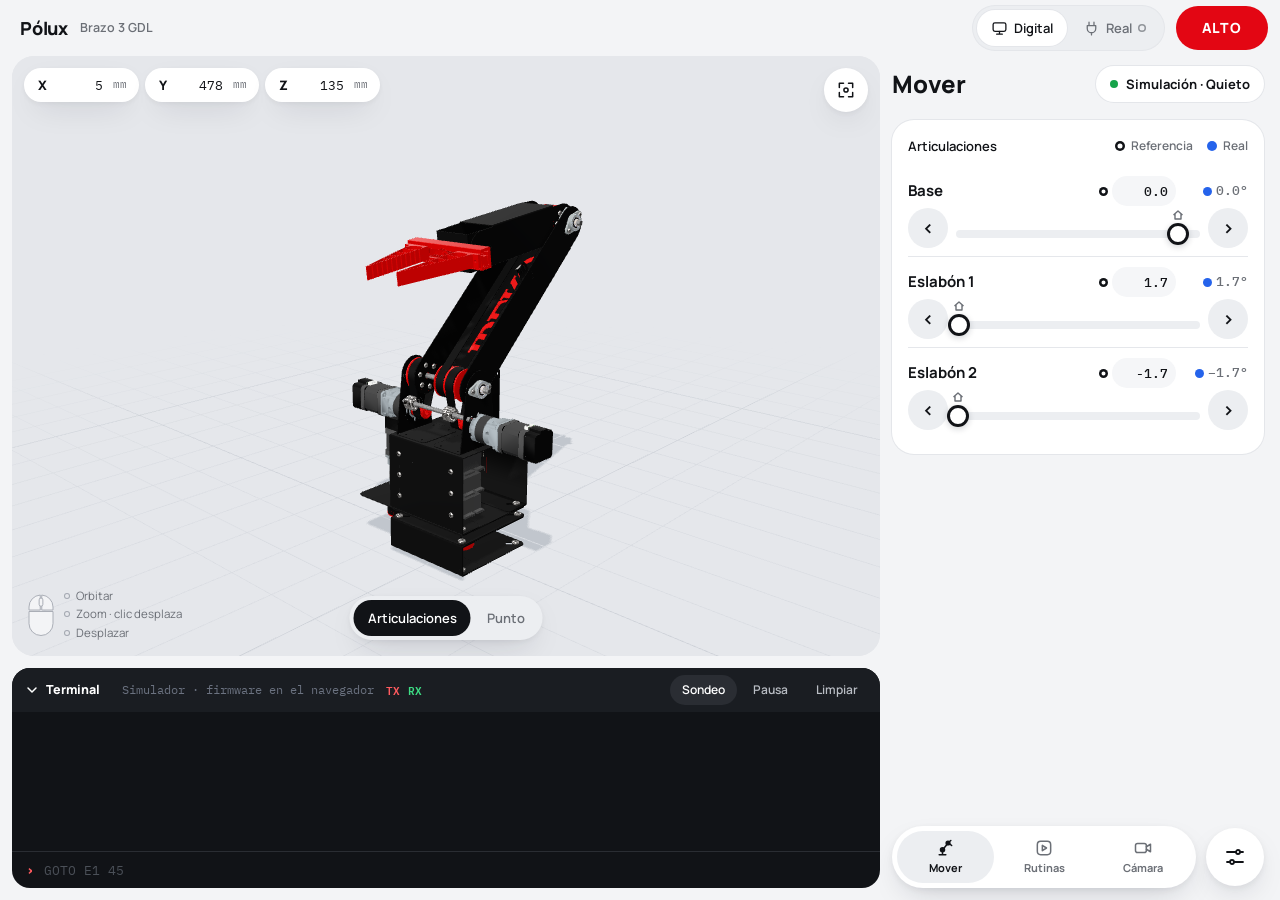
<file: gemelo/index.html>
<!DOCTYPE html>
<html lang="es">
<head>
<meta charset="utf-8">
<meta name="viewport" content="width=device-width, initial-scale=1, viewport-fit=cover">
<title>Pólux · gemelo digital</title>
<meta name="description" content="Pólux, gemelo digital del brazo de 3 GDL: simulador del firmware v8, control del robot real por USB y seguimiento con cámara, desde el navegador.">
<link rel="preconnect" href="https://fonts.googleapis.com">
<link rel="preconnect" href="https://fonts.gstatic.com" crossorigin>
<link href="https://fonts.googleapis.com/css2?family=Manrope:wght@400;500;600;700;800&family=IBM+Plex+Mono:wght@400;500&display=swap" rel="stylesheet">
<link rel="stylesheet" href="css/app.css">
<script type="importmap">
{ "imports": {
  "three": "./vendor/three/three.module.min.js",
  "three/addons/": "./vendor/three/addons/"
} }
</script>
</head>
<body>
<!-- Un set de íconos: trazo 1.8, caja 24, lineal. Los rellenos solo marcan la pestaña elegida. -->
<svg hidden aria-hidden="true" xmlns="http://www.w3.org/2000/svg">
  <symbol id="i-brazo" viewBox="0 0 24 24"><path d="M5 20h8M9 20v-4"/><circle cx="9" cy="14" r="2"/><path d="m10.4 12.6 4.2-5.2"/><circle cx="15.6" cy="6" r="1.8"/><path d="M17.2 6.8 20 9M17 4.6l2-1.6"/></symbol>
  <symbol id="i-brazo-on" viewBox="0 0 24 24"><path d="M5 20h8M9 20v-4"/><circle cx="9" cy="14" r="2.4" fill="currentColor"/><path d="m10.4 12.6 4.2-5.2"/><circle cx="15.6" cy="6" r="2.2" fill="currentColor"/><path d="M17.2 6.8 20 9M17 4.6l2-1.6"/></symbol>
  <symbol id="i-rutinas" viewBox="0 0 24 24"><rect x="4" y="4" width="16" height="16" rx="4"/><path d="M10 8.8v6.4l5-3.2z"/></symbol>
  <symbol id="i-rutinas-on" viewBox="0 0 24 24"><path d="M8 4h8a4 4 0 0 1 4 4v8a4 4 0 0 1-4 4H8a4 4 0 0 1-4-4V8a4 4 0 0 1 4-4zm2 4.8v6.4l5-3.2z" fill="currentColor" fill-rule="evenodd" stroke="none"/></symbol>
  <symbol id="i-camara" viewBox="0 0 24 24"><rect x="3" y="6.5" width="13" height="11" rx="2.5"/><path d="M16 10.5 21 7.5v9l-5-3"/></symbol>
  <symbol id="i-camara-on" viewBox="0 0 24 24"><rect x="3" y="6.5" width="13" height="11" rx="2.5" fill="currentColor"/><path d="M16 10.5 21 7.5v9l-5-3z" fill="currentColor"/></symbol>
  <symbol id="i-ajustes" viewBox="0 0 24 24"><path d="M4 7h9M17 7h3M4 17h3M11 17h9"/><circle cx="15" cy="7" r="2"/><circle cx="9" cy="17" r="2"/></symbol>
  <symbol id="i-x" viewBox="0 0 24 24"><path d="M6.5 6.5l11 11M17.5 6.5l-11 11"/></symbol>
  <symbol id="i-chev" viewBox="0 0 24 24"><path d="m9 6 6 6-6 6"/></symbol>
  <symbol id="i-agrandar" viewBox="0 0 24 24"><path d="M14 4h6v6M20 4l-6 6M10 20H4v-6M4 20l6-6"/></symbol>
  <symbol id="i-achicar" viewBox="0 0 24 24"><path d="M20 10h-6V4M14 10l6-6M4 14h6v6M10 14l-6 6"/></symbol>
  <symbol id="i-encuadrar" viewBox="0 0 24 24"><path d="M4 9V4h5M20 9V4h-5M4 15v5h5M20 15v5h-5"/><circle cx="12" cy="12" r="2.5"/></symbol>
  <symbol id="i-sim" viewBox="0 0 24 24"><rect x="3" y="4" width="18" height="12" rx="2.5"/><path d="M8 20h8M12 16v4"/></symbol>
  <symbol id="i-usb" viewBox="0 0 24 24"><path d="M8.5 3v5M15.5 3v5M6 8h12v4a6 6 0 0 1-12 0zM12 18v3"/></symbol>
  <symbol id="i-mira" viewBox="0 0 24 24"><circle cx="12" cy="12" r="6.5"/><path d="M12 2.5v5M12 16.5v5M2.5 12h5M16.5 12h5"/></symbol>
  <symbol id="i-casa" viewBox="0 0 24 24"><path d="M4 11 12 4l8 7M6 9.5V20h12V9.5"/></symbol>
  <symbol id="i-mano" viewBox="0 0 24 24"><path d="M8 13V6.5a1.5 1.5 0 0 1 3 0V12M11 11V5a1.5 1.5 0 0 1 3 0v6M14 11V6.5a1.5 1.5 0 0 1 3 0V14a7 7 0 0 1-7 7h-.5a6 6 0 0 1-5-2.7L3 15.5a1.5 1.5 0 0 1 2.4-1.8L8 16"/></symbol>
  <symbol id="i-pasos" viewBox="0 0 24 24"><circle cx="5.5" cy="17" r="2"/><circle cx="12" cy="8" r="2"/><circle cx="18.5" cy="15" r="2"/><path d="m6.7 15.4 4.1-5.8M13.4 9.5l3.8 4"/></symbol>
</svg>

<div class="app">

  <!-- ================= Barra: marca, robot y ALTO ================= -->
  <header class="barra">
    <h1 class="barra__app">Pólux</h1>
    <span class="barra__sub">Brazo 3 GDL</span>
    <div class="seg seg--modo" id="segModo" role="radiogroup" aria-label="Robot">
      <button class="on" data-modo="digital" role="radio" aria-checked="true" aria-label="Digital" title="ESP32 simulada en el navegador (firmware v8)">
        <svg class="ico" aria-hidden="true"><use href="#i-sim"/></svg><span>Digital</span>
      </button>
      <button data-modo="real" role="radio" aria-checked="false" aria-label="Real" title="ESP32 por USB (Web Serial, Chrome o Edge)">
        <svg class="ico" aria-hidden="true"><use href="#i-usb"/></svg><span>Real</span><i class="punto-con" aria-hidden="true"></i>
      </button>
    </div>
    <button class="btn-alto" id="bAlto" title="Detener todo (Esc)" aria-keyshortcuts="Escape">ALTO</button>
  </header>

  <!-- ================= Visor + terminal ================= -->
  <div class="centro">
  <main class="visor" id="visor" aria-label="Gemelo 3D del brazo">
    <!-- Punto de agarre en mm: se lee y se edita aquí -->
    <div class="visor__coords" title="Punto de agarre en mm · X lateral, Y altura sobre el piso, Z hacia adelante con la base en 0°">
      <label class="pildora-dato"><b>X</b><input type="number" id="pX" step="1" aria-label="Punto de agarre X en mm"></label>
      <label class="pildora-dato"><b>Y</b><input type="number" id="pY" step="1" aria-label="Punto de agarre Y en mm"></label>
      <label class="pildora-dato"><b>Z</b><input type="number" id="pZ" step="1" aria-label="Punto de agarre Z en mm"></label>
      <span class="pildora-dato pildora-dato--alcance alcance" id="alcance"></span>
    </div>
    <button class="btn-flota" id="bEncuadrar" title="Volver a la vista inicial" aria-label="Volver a la vista inicial"><svg class="ico" aria-hidden="true"><use href="#i-encuadrar"/></svg></button>
    <button class="btn-flota btn-flota--tam" id="bVisorTam" aria-pressed="false" aria-label="Agrandar vista 3D" title="Agrandar vista 3D">
      <svg class="ico i-agrandar" aria-hidden="true"><use href="#i-agrandar"/></svg><svg class="ico i-achicar" aria-hidden="true"><use href="#i-achicar"/></svg>
    </button>

    <div class="etiqueta-eje" id="etiquetaEje" hidden></div>
    <div class="aviso" id="aviso" role="status" hidden></div>
    <div class="visor-vacio" id="visorVacio" hidden><b>Sin robot conectado</b></div>

    <!-- Controles del visor: el botón que se usa se oscurece -->
    <div class="raton" id="raton" aria-hidden="true">
      <svg viewBox="0 0 40 60">
        <path class="r-cuerpo" d="M4 26V42a16 16 0 0 0 32 0V26Z"/>
        <path class="r-boton" data-b="1" d="M4 24V20A16 16 0 0 1 19 4.03V24Z"/>
        <path class="r-boton" data-b="2" d="M36 24V20A16 16 0 0 0 21 4.03V24Z"/>
        <rect class="r-boton" data-b="4" x="17.5" y="8" width="5" height="11" rx="2.5"/>
      </svg>
      <ul>
        <li data-b="1"><i></i><span id="ratonIzq">Orbitar</span></li>
        <li data-b="4"><i></i><span>Zoom · clic desplaza</span></li>
        <li data-b="2"><i></i><span>Desplazar</span></li>
      </ul>
    </div>

    <div class="seg seg--flota" id="segInteraccion" role="radiogroup" aria-label="Cómo mover">
      <button class="on" data-i="articulaciones" role="radio" aria-checked="true" title="Arrastra cada pieza para girar su eje">Articulaciones</button>
      <button data-i="punto" role="radio" aria-checked="false" title="Mueve el punto de agarre y el brazo lo sigue">Punto</button>
    </div>
    <div class="cargando" id="cargando">Cargando modelo…</div>
  </main>

  <!-- Terminal: lo que pasa por el enlace, crudo y en vivo.
       Rojo = TX (la PC manda), verde = RX (responde el módulo). -->
  <section class="terminal" id="terminal" aria-label="Terminal">
    <header class="term-cab">
      <button class="term-plegar" id="termPlegar" aria-expanded="true" aria-controls="consola" title="Plegar la terminal">
        <svg class="ico" aria-hidden="true"><use href="#i-chev"/></svg><span class="term-titulo">Terminal</span>
      </button>
      <span class="term-fuente" id="termFuente"></span>
      <span class="term-leyenda"><i class="tx">TX</i><i class="rx">RX</i></span>
      <div class="term-acciones">
        <button class="term-btn on" id="termSondeo" aria-pressed="true" title="STATE? y MODE? que Pólux pide solo, cada 150 ms">Sondeo</button>
        <button class="term-btn" id="termPausa" aria-pressed="false">Pausa</button>
        <button class="term-btn" id="termLimpiar">Limpiar</button>
      </div>
    </header>
    <div class="term-cuerpo" id="consola" aria-live="off"></div>
    <form class="term-linea" id="consolaForm">
      <span aria-hidden="true">›</span>
      <input id="consolaInput" autocomplete="off" spellcheck="false" placeholder="GOTO E1 45" aria-label="Comando">
    </form>
  </section>
  </div>

  <!-- ================= Panel: una app móvil al lado del 3D ================= -->
  <aside class="panel" aria-label="Controles">
    <div class="panel__vista" id="vista">

      <!-- ---------- Mover ---------- -->
      <section class="pag" data-pag="mover">
        <header class="cab0">
          <h2>Mover</h2>
          <span class="chip" id="chipConexion" data-s="on"><span class="punto" aria-hidden="true"></span><span id="chipTexto">Simulación</span></span>
        </header>

        <!-- Conexión: solo en Real -->
        <section class="w" id="puerto" hidden aria-labelledby="tPuerto">
          <span class="w-cab"><span id="tPuerto">Conexión</span></span>
          <div class="puerto-fila">
            <select id="selPuerto" class="campo-sel" aria-label="Puerto serie" title="El navegador no deja leer el número de COM: «Buscar puerto…» abre su lista, que sí lo muestra"></select>
            <button class="btn-pill btn-pill--main" id="bConectar">Conectar</button>
          </div>
          <p class="puerto-estado" id="puertoEstado"><i></i><span id="conexionTexto">Sin conexión</span></p>
        </section>

        <section class="w" aria-labelledby="tEjes">
          <span class="w-cab"><span id="tEjes">Articulaciones</span>
            <span class="leyenda" aria-hidden="true"><i class="ley-ref"></i>Referencia<i class="ley-real"></i>Real</span></span>
          <div id="ejes"></div>
        </section>
      </section>

      <!-- ---------- Rutinas ---------- -->
      <section class="pag" data-pag="rutinas" hidden>
        <header class="cab0"><h2>Rutinas</h2></header>
        <div class="acciones" id="rutinasBotones">
          <button class="accion" data-rutina="CAL" title="Busca los switches de E1 y E2 y deja el brazo en HOME"><span class="accion__ico"><svg class="ico" aria-hidden="true"><use href="#i-mira"/></svg></span>Calibrar</button>
          <button class="accion" data-rutina="HOME"><span class="accion__ico"><svg class="ico" aria-hidden="true"><use href="#i-casa"/></svg></span>HOME</button>
          <button class="accion" data-rutina="SALUDO"><span class="accion__ico"><svg class="ico" aria-hidden="true"><use href="#i-mano"/></svg></span>Saludo</button>
        </div>
      </section>

      <!-- ---------- Cámara ---------- -->
      <section class="pag" data-pag="camara" id="panelCamara" hidden>
        <header class="cab0"><h2>Cámara</h2></header>
        <section class="w">
          <div id="camLugar" hidden></div>
          <div class="cam-cuadro" id="camCuadro" data-e="off">
            <div class="cam-video" id="miniatura"></div>
            <div class="cam-capa" data-para="off">
              <svg viewBox="0 0 24 24" fill="none" stroke="currentColor" stroke-width="1.5" stroke-linecap="round" stroke-linejoin="round"><path d="M15.5 9.5 21 6.5v11l-5.5-3M3 3l18 18M8 6.5h5.5a2 2 0 0 1 2 2v5M15.5 17.5h-10a2 2 0 0 1-2-2v-7a2 2 0 0 1 1.3-1.9"/></svg>
              <b>Cámara apagada</b>
              <button class="btn-pill btn-pill--main" id="bCamara">Abrir cámara</button>
            </div>
            <div class="cam-capa" data-para="abriendo" role="status">
              <span class="giro" aria-hidden="true"></span>
              <b>Abriendo cámara…</b>
              <small>Si el navegador pregunta, permite el acceso</small>
            </div>
            <div class="cam-capa" data-para="error" role="alert">
              <svg viewBox="0 0 24 24" fill="none" stroke="currentColor" stroke-width="1.6" stroke-linecap="round" stroke-linejoin="round"><circle cx="12" cy="12" r="9"/><path d="M12 7.5v5.5M12 16.5v.01"/></svg>
              <b id="camError"></b>
              <button class="btn-pill" id="bCamReintentar">Reintentar</button>
            </div>
            <div class="cam-barra">
              <span class="cam-vivo">En vivo</span>
              <span class="cam-nombre" id="camNombre"></span>
              <button class="cam-cerrar" id="bCamVentana" title="Abrir en ventana" aria-label="Abrir en ventana">
                <svg class="i-sacar" viewBox="0 0 16 16" fill="none" stroke="currentColor" stroke-width="1.6" stroke-linecap="round" stroke-linejoin="round"><path d="M9.5 2.5h4v4M13.5 2.5 9 7M6.5 13.5h-4v-4M2.5 13.5 7 9"/></svg>
                <svg class="i-meter" viewBox="0 0 16 16" fill="none" stroke="currentColor" stroke-width="1.6" stroke-linecap="round" stroke-linejoin="round"><path d="M13.5 6.5h-4v-4M9.5 6.5 14 2M2.5 9.5h4v4M6.5 9.5 2 14"/></svg>
              </button>
              <button class="cam-cerrar" id="bCamCerrar" title="Cerrar cámara" aria-label="Cerrar cámara">
                <svg viewBox="0 0 16 16" fill="none" stroke="currentColor" stroke-width="1.8" stroke-linecap="round"><path d="M4 4l8 8M12 4l-8 8"/></svg>
              </button>
            </div>
            <div class="cam-modelo" id="camModelo" hidden><span class="giro" aria-hidden="true"></span><span></span></div>
            <div class="cam-tirador" id="camTirador" title="Cambiar tamaño" aria-hidden="true"></div>
          </div>
          <select id="camSelect" class="campo-sel" hidden title="Cámara"></select>
          <div class="camara-fila apagada">
            <div class="seg" id="segObjeto" role="radiogroup" aria-label="Qué detectar">
              <button class="on" data-v="manos" role="radio" title="Detectar manos (MediaPipe)">Manos</button>
              <button data-v="personas" role="radio" title="Detectar personas (MediaPipe)">Personas</button>
            </div>
            <label class="interruptor" title="Manos: el punto de agarre sigue a la mano abierta (4 dedos); con menos dedos se detiene. Personas: la base gira hacia la persona.">
              <span>Seguir</span>
              <input type="checkbox" id="swSeguir" role="switch">
              <span class="switch" aria-hidden="true"><i></i></span>
            </label>
          </div>
          <p class="estado-vision mono" id="estadoVision"></p>
        </section>

        <details class="desp sub-plegable">
          <summary><span>Pose de la cámara</span><svg class="ico" aria-hidden="true"><use href="#i-chev"/></svg></summary>
          <div class="desp__cuerpo campos pose-cam">
            <label class="campo"><span>X mm</span><input type="number" data-k="x" step="10"></label>
            <label class="campo"><span>Y mm</span><input type="number" data-k="y" step="10"></label>
            <label class="campo"><span>Z mm</span><input type="number" data-k="z" step="10"></label>
            <label class="campo" title="Giro en Y · 0° mira hacia +Z"><span>Giro °</span><input type="number" data-k="giro" step="5"></label>
            <label class="campo" title="+ hacia arriba"><span>Inclinación °</span><input type="number" data-k="inclinacion" step="5"></label>
            <label class="campo" title="Campo de visión horizontal"><span>FOV °</span><input type="number" data-k="fov" step="1" min="20" max="120"></label>
          </div>
        </details>
        <details class="desp sub-plegable">
          <summary><span>Seguir persona</span><svg class="ico" aria-hidden="true"><use href="#i-chev"/></svg></summary>
          <div class="desp__cuerpo campos pose-cam">
            <label class="campo" title="Multiplica el giro de la base hacia el sentido horario · 1 = sin cambio"><span>Giro horario ×</span><input type="number" data-k="ganHorario" step="0.5" min="1" max="8"></label>
          </div>
        </details>
      </section>
    </div>

    <nav class="navinf" aria-label="Secciones">
      <div class="navinf__pildora">
        <button data-tab="mover" aria-current="page"><svg class="ico" aria-hidden="true"><use href="#i-brazo-on"/></svg><span>Mover</span></button>
        <button data-tab="rutinas"><svg class="ico" aria-hidden="true"><use href="#i-rutinas"/></svg><span>Rutinas</span></button>
        <button data-tab="camara"><svg class="ico" aria-hidden="true"><use href="#i-camara"/></svg><span>Cámara</span></button>
      </div>
      <button class="navinf__mas" id="bAjustes" aria-label="Ajustes" title="Ajustes"><svg class="ico" aria-hidden="true"><use href="#i-ajustes"/></svg></button>
    </nav>

    <!-- Ajustes: hoja que sube desde abajo, dentro del panel -->
    <div class="hoja-capa" id="hojaAjustes" hidden>
      <div class="hoja-velo" data-cerrar></div>
      <section class="hoja" role="dialog" aria-modal="true" aria-labelledby="tAjustes">
        <header class="hoja__cab">
          <h2 id="tAjustes">Ajustes</h2>
          <button class="btn-icono" data-cerrar aria-label="Cerrar"><svg class="ico" aria-hidden="true"><use href="#i-x"/></svg></button>
        </header>
        <div class="hoja__cuerpo ajustes">
          <section class="w">
            <span class="w-cab"><span title="rpm del motor · rampa en rpm/s">Velocidad</span></span>
            <div class="vel-fila" data-grupo="0">
              <span class="fila-nom">Base</span>
              <label class="campo"><span>rpm</span><input type="number" class="vel" min="2" max="50" step="1"></label>
              <label class="campo"><span>rpm/s</span><input type="number" class="acel" min="10" max="400" step="10"></label>
            </div>
            <div class="vel-fila" data-grupo="1">
              <span class="fila-nom">Eslabones</span>
              <label class="campo"><span>rpm</span><input type="number" class="vel" min="2" max="120" step="1"></label>
              <label class="campo"><span>rpm/s</span><input type="number" class="acel" min="10" max="400" step="10"></label>
            </div>
          </section>

          <section class="w" id="ajustesSim">
            <span class="w-cab"><span>Simulador</span></span>
            <label class="interruptor fila-ajuste" title="Encendido: como v8, los ejes a la vez. Apagado: como v7, uno a la vez">
              <span>Ejes a la vez</span>
              <input type="checkbox" id="simSimultaneo" role="switch" checked>
              <span class="switch" aria-hidden="true"><i></i></span>
            </label>
            <div class="fila-ajuste">
              <span>Tiempo</span>
              <div class="seg seg--mono" id="segTiempo" role="radiogroup" aria-label="Tiempo">
                <button class="on" data-x="1">×1</button><button data-x="2">×2</button><button data-x="5">×5</button>
              </div>
            </div>
          </section>

          <section class="w">
            <span class="w-cab"><span title="Cómo se ve cada ángulo en el modelo. Se guarda en este navegador.">Gemelo</span></span>
            <div class="gemelo-fila" data-eje="0"><span class="fila-nom">Base</span><label class="campo"><span>Offset °</span><input type="number" class="offset" step="1"></label><label class="check"><input type="checkbox" class="invertir">Invertir</label></div>
            <div class="gemelo-fila" data-eje="1"><span class="fila-nom">Eslabón 1</span><label class="campo"><span>Offset °</span><input type="number" class="offset" step="0.5"></label><label class="check"><input type="checkbox" class="invertir">Invertir</label></div>
            <div class="gemelo-fila" data-eje="2"><span class="fila-nom">Eslabón 2</span><label class="campo"><span>Offset °</span><input type="number" class="offset" step="0.5"></label><label class="check"><input type="checkbox" class="invertir">Invertir</label></div>
            <button class="btn-pill btn-pill--suave" id="bCalDefecto">Restablecer</button>
          </section>
        </div>
      </section>
    </div>
  </aside>
</div>

<!-- Riel de articulación, copiado de la página del ESP32: pista, barra de
     HOME al real, casita en HOME, punto azul = real, pulgar blanco = referencia -->
<template id="tplEje">
  <div class="eje">
    <div class="eje-cab">
      <span class="eje-nombre"></span>
      <span class="eje-valores mono">
        <b class="v-ref"><input type="number" class="eje-num" step="0.1" aria-label="Referencia en grados"></b>
        <i class="v-real"></i>
      </span>
    </div>
    <div class="eje-control">
      <button class="jog" data-vis="-1" aria-label="Mover a la izquierda">‹</button>
      <div class="sl" tabindex="0" role="slider">
        <div class="sl-pista"></div>
        <div class="sl-barra"></div>
        <div class="sl-casa"><svg viewBox="0 0 12 12"><path d="M1.5 6L6 2l4.5 4M3 5v5h6V5" fill="none" stroke="currentColor" stroke-width="1.4" stroke-linejoin="round"/></svg></div>
        <div class="sl-real"></div>
        <div class="sl-ref"></div>
      </div>
      <button class="jog" data-vis="1" aria-label="Mover a la derecha">›</button>
    </div>
  </div>
</template>

<script type="module" src="js/main.js"></script>
</body>
</html>
</file>
<file: gemelo/css/app.css>
/* Pólux - gemelo digital del manipulador.
   Piel Laboratorio de fablab-tools (web/cnc/lab.css + docs/laboratorio-ui.md), que a su vez
   es OPI (Casita, estilo One UI / Samsung Health) en claro. Reglas que se conservan:
   · fondo gris claro, tarjetas blancas con filo de 1 px y sin sombra; la sombra solo en lo que flota
   · radios: tarjeta 22, celda 14, campo 12, botones y selectores en píldora, hoja 28 arriba
   · acción principal = píldora grafito; el rojo solo en ALTO y en errores
   · el color es dato: azul = posición real, verde = conectado / listo, naranja = aviso
   · nunca línea de color al costado; un estado va con relleno tenue, punto o ícono, y con texto
   · objetivos táctiles de 44 px o más; foco visible; respeta prefers-reduced-motion */

:root {
  --technical-white: #FFFFFF;
  --graphite: #111317;
  --graphite-raised: #1A1D22;
  --alloy: #6B6F76;
  --alloy-light: #8E939B;
  --mist: #E5E7EB;

  /* superficies (Laboratorio) */
  --fondo-panel: #F3F4F6;
  --visor: #E5E7EB;
  --tarjeta: #FFFFFF;
  --tarjeta-2: #F5F6F8;
  --filo-c: #E4E6EA;
  --filo: 0 0 0 1px var(--filo-c);
  --riel: #ECEEF1;
  --flota-sombra: 0 12px 32px -12px rgba(16, 24, 40, .22), 0 2px 6px rgba(16, 24, 40, .06);
  --velo: rgba(18, 24, 38, .42);
  --text: var(--graphite);
  --text-2: var(--alloy);

  /* datos */
  --d-real: #2563EB;
  --d-real-tint: rgba(37, 99, 235, .22);
  --d-hecho: #16A34A;
  --d-atencion: #C2410C;
  --d-alarma: #E30613;
  --d-alarma-hover: #B80510;

  /* terminal: grafito, TX rojo claro y RX verde (se leen sobre oscuro) */
  --term-fondo: #111317;
  --term-barra: #1A1D22;
  --term-linea: #2A2D33;
  --term-texto: #D6D8DC;
  --term-tenue: #6B7280;
  --term-tx: #FF5A5F;
  --term-rx: #3DDC84;

  --r-w: 22px;
  --r-celda: 14px;
  --r-campo: 12px;
  --r-hoja: 28px;

  --font-sans: "Manrope", system-ui, -apple-system, "Segoe UI", Roboto, sans-serif;
  --font-mono: "IBM Plex Mono", ui-monospace, "SF Mono", Consolas, monospace;
  --ease: cubic-bezier(.2, .8, .2, 1);
  --panel-w: 400px;
  color-scheme: light;
}

* { box-sizing: border-box; }
[hidden] { display: none !important; }
html, body { height: 100%; margin: 0; }
body {
  background: var(--fondo-panel); color: var(--text);
  font-family: var(--font-sans); font-size: 14px; line-height: 1.45;
  -webkit-font-smoothing: antialiased; overflow: hidden;
}
button, input, select { font: inherit; color: inherit; }
h1, h2, h3 { margin: 0; }
.mono { font-family: var(--font-mono); font-variant-numeric: tabular-nums; }
.ico { width: 20px; height: 20px; flex: none; fill: none; stroke: currentColor; stroke-width: 1.8; stroke-linecap: round; stroke-linejoin: round; }
:focus-visible { outline: 2px solid var(--d-real); outline-offset: 2px; }

/* ================= Estructura ================= */
.app { height: 100vh; display: grid; grid-template-rows: 56px minmax(0, 1fr); grid-template-columns: minmax(0, 1fr) var(--panel-w); }
.centro { min-width: 0; min-height: 0; display: flex; flex-direction: column; gap: 12px; padding: 0 0 12px 12px; }

/* ================= Barra ================= */
.barra { grid-column: 1 / -1; display: flex; align-items: center; gap: 12px; padding: 0 12px 0 20px; }
.barra__app { font-size: 18px; font-weight: 800; letter-spacing: -.01em; }
.barra__sub { font-size: 12.5px; font-weight: 600; color: var(--text-2); }
.seg--modo { margin-left: auto; background: var(--tarjeta); box-shadow: var(--filo); }
.seg--modo button { display: inline-flex; align-items: center; gap: 6px; padding: 0 16px; font-weight: 700; }
.seg--modo .ico { width: 17px; height: 17px; }
.seg--modo button.on { background: var(--graphite); color: var(--technical-white); box-shadow: none; }
/* En Real: hueco = sin robot, verde = conectado */
.punto-con { width: 8px; height: 8px; border-radius: 50%; box-shadow: inset 0 0 0 1.5px currentColor; opacity: .7; }
.seg--modo button.con .punto-con { background: var(--d-hecho); box-shadow: 0 0 0 3px rgba(22, 163, 74, .25); opacity: 1; }
.btn-alto {
  height: 44px; padding: 0 26px; border: 0; border-radius: 999px; cursor: pointer;
  background: var(--d-alarma); color: var(--technical-white); font-weight: 800; letter-spacing: .06em;
} /* sebs-allow: paro */
.btn-alto:hover { background: var(--d-alarma-hover); } /* sebs-allow: paro */

/* ================= Visor ================= */
.visor { position: relative; flex: 1; min-width: 0; min-height: 0; overflow: hidden; border-radius: var(--r-w); background: var(--visor); }
.visor canvas { display: block; width: 100%; height: 100%; touch-action: none; }

.visor__coords { position: absolute; top: 12px; left: 12px; z-index: 2; display: flex; flex-wrap: wrap; gap: 6px; max-width: calc(100% - 80px); }
.pildora-dato {
  display: inline-flex; align-items: center; gap: 4px; height: 34px; padding: 0 6px 0 14px; border-radius: 999px;
  background: var(--tarjeta); box-shadow: var(--flota-sombra); font-family: var(--font-mono); font-size: 13px; font-variant-numeric: tabular-nums;
}
.pildora-dato b { font-family: var(--font-sans); font-weight: 800; }
.pildora-dato input {
  width: 58px; height: 26px; padding: 0 6px; border: 0; border-radius: 999px; background: transparent;
  font-family: var(--font-mono); font-size: 13px; text-align: right; -moz-appearance: textfield;
}
.pildora-dato input::-webkit-inner-spin-button, .pildora-dato input::-webkit-outer-spin-button { -webkit-appearance: none; margin: 0; }
.pildora-dato input:hover, .pildora-dato input:focus { background: var(--riel); outline: none; }
.pildora-dato:has(input)::after { content: "mm"; margin-right: 6px; font-size: 11px; color: var(--text-2); }
.pildora-dato--alcance { gap: 8px; padding: 0 14px; font-family: var(--font-sans); font-weight: 700; font-size: 12.5px; background: color-mix(in srgb, var(--d-atencion) 10%, var(--tarjeta)); }
.pildora-dato--alcance::before { content: ""; width: 8px; height: 8px; border-radius: 50%; background: var(--d-atencion); }
.alcance:empty { display: none; }

.btn-flota {
  position: absolute; top: 12px; right: 12px; z-index: 2; width: 44px; height: 44px; display: grid; place-items: center;
  border: 0; border-radius: 50%; background: var(--tarjeta); box-shadow: var(--flota-sombra); cursor: pointer;
}
.btn-flota:hover { background: var(--tarjeta-2); }
/* Alto del visor (solo en teléfono): junto a encuadrar */
.btn-flota--tam { display: none; right: 64px; }
.btn-flota--tam .i-achicar, .visor-grande .btn-flota--tam .i-agrandar { display: none; }
.visor-grande .btn-flota--tam .i-achicar { display: block; }

.seg--flota { position: absolute; left: 50%; bottom: 16px; transform: translateX(-50%); z-index: 2; background: var(--tarjeta); box-shadow: var(--flota-sombra); }

.etiqueta-eje {
  position: absolute; z-index: 3; pointer-events: none; transform: translate(14px, -50%);
  background: var(--graphite); color: var(--technical-white); border-radius: 999px;
  padding: 5px 12px; font-size: 12px; line-height: 1.3; white-space: nowrap; box-shadow: var(--flota-sombra);
}
.etiqueta-eje b { font-weight: 700; }

.aviso {
  position: absolute; left: 50%; top: 60px; transform: translateX(-50%); z-index: 4;
  display: inline-flex; align-items: center; gap: 10px; max-width: min(90%, 520px);
  padding: 10px 18px 10px 12px; border-radius: 999px; background: var(--graphite); color: var(--technical-white);
  font-size: 13px; font-weight: 600; box-shadow: var(--flota-sombra);
}
.aviso::before { content: "!"; flex: none; display: grid; place-items: center; width: 20px; height: 20px; border-radius: 50%; background: var(--d-atencion); font-size: 12px; font-weight: 800; }

.visor-vacio { position: absolute; inset: 0; display: grid; place-content: center; z-index: 1; background: rgba(229, 231, 235, .72); pointer-events: none; }
.visor-vacio b { padding: 10px 18px; border-radius: 999px; background: var(--tarjeta); box-shadow: var(--flota-sombra); font-size: 14px; }
.cargando { position: absolute; inset: 0; display: grid; place-items: center; color: var(--text-2); background: var(--visor); z-index: 5; font-weight: 600; }

/* ---- leyenda del ratón ---- */
.raton { position: absolute; left: 14px; bottom: 14px; z-index: 2; display: flex; align-items: center; gap: 8px; pointer-events: none; }
.raton svg { width: 30px; height: 45px; flex: none; }
.r-cuerpo, .r-boton { fill: #F3F4F6; stroke: #A3A8B0; stroke-width: 1.2; transition: fill 150ms; }
.r-boton.on { fill: var(--graphite); stroke: var(--graphite); }
.raton ul { list-style: none; margin: 0; padding: 0; font-size: 11.5px; line-height: 1.6; color: var(--text-2); }
.raton li { display: flex; align-items: center; gap: 6px; }
.raton li i { width: 6px; height: 6px; border-radius: 50%; box-shadow: inset 0 0 0 1px #A3A8B0; }
.raton li.on { color: var(--text); font-weight: 700; }
.raton li.on i { background: var(--graphite); box-shadow: none; }

/* ================= Selector segmentado ================= */
.seg { display: inline-flex; gap: 2px; padding: 4px; border-radius: 999px; background: var(--riel); }
.seg button {
  min-height: 36px; padding: 0 14px; border: 0; border-radius: 999px; background: none; cursor: pointer;
  font-size: 13px; font-weight: 600; color: var(--text-2); transition: background 150ms, color 150ms;
}
.seg button:hover { color: var(--text); }
.seg button.on { background: var(--tarjeta); color: var(--text); box-shadow: var(--filo); }
.seg button.cargando { cursor: progress; opacity: .6; }
.seg--flota button.on { background: var(--graphite); color: var(--technical-white); box-shadow: none; }
.seg--mono button { font-family: var(--font-mono); font-weight: 500; padding: 0 12px; }

/* ================= Panel ================= */
.panel { position: relative; min-height: 0; overflow: hidden; background: var(--fondo-panel); }
.panel__vista { position: absolute; inset: 0; overflow-y: auto; overscroll-behavior: contain; scrollbar-width: thin; }
.pag { min-height: 100%; padding: 4px 16px 112px 12px; display: flex; flex-direction: column; gap: 12px; }
.pag--funde { animation: funde 220ms ease; }
@keyframes funde { from { opacity: 0; } }

.cab0 { display: flex; align-items: center; gap: 10px; min-height: 48px; }
.cab0 h2 { font-size: 24px; line-height: 1.15; font-weight: 800; letter-spacing: -.01em; }
.chip {
  margin-left: auto; display: inline-flex; align-items: center; gap: 8px; min-height: 36px; padding: 0 14px;
  border-radius: 999px; background: var(--tarjeta); box-shadow: var(--filo); font-size: 13px; font-weight: 700; white-space: nowrap;
}
.punto { width: 8px; height: 8px; border-radius: 50%; flex: none; background: var(--alloy-light); }
.chip[data-s="on"] .punto { background: var(--d-hecho); }
.chip[data-s="off"] .punto { background: none; box-shadow: inset 0 0 0 1.5px var(--alloy-light); }
.chip[data-s="espera"] .punto { background: #F59E0B; animation: latido 1s ease-in-out infinite; }
.chip[data-s="run"] .punto { background: var(--d-real); animation: latido 1s ease-in-out infinite; }
.chip[data-s="aviso"] { background: color-mix(in srgb, var(--d-atencion) 8%, var(--tarjeta)); }
.chip[data-s="aviso"] .punto { background: var(--d-atencion); }
.chip[data-s="error"] { color: var(--d-alarma); }
.chip[data-s="error"] .punto { background: var(--d-alarma); }
@keyframes latido { 50% { opacity: .35; } }

/* ================= Tarjetas (widgets) ================= */
.w {
  position: relative; display: flex; flex-direction: column; gap: 4px; width: 100%; padding: 16px;
  border-radius: var(--r-w); background: var(--tarjeta); box-shadow: var(--filo);
}
.w-cab { display: flex; align-items: center; justify-content: space-between; gap: 8px; min-height: 20px; font-size: 13px; font-weight: 600; }
.w-texto { margin-top: 2px; font-size: 18px; line-height: 1.25; font-weight: 700; }
.w-sub { font-size: 12.5px; line-height: 1.35; color: var(--text-2); overflow: hidden; text-overflow: ellipsis; white-space: nowrap; }
.w-acc { display: flex; flex-wrap: wrap; gap: 8px; margin-top: 12px; }


.leyenda { display: inline-flex; align-items: center; gap: 6px; font-size: 12px; font-weight: 600; color: var(--text-2); }
.leyenda i { width: 10px; height: 10px; border-radius: 50%; }
.ley-ref { background: var(--tarjeta); box-shadow: inset 0 0 0 2.5px var(--graphite); }
.ley-real { margin-left: 8px; background: var(--d-real); }

/* ================= Botones ================= */
.btn-pill {
  display: inline-flex; align-items: center; justify-content: center; gap: 6px; min-height: 44px; padding: 0 18px;
  border: 0; border-radius: 999px; background: var(--riel); font-size: 14px; font-weight: 700; white-space: nowrap; cursor: pointer;
  transition: background 150ms, opacity 150ms;
}
.btn-pill:hover:not(:disabled) { background: color-mix(in srgb, var(--riel) 85%, var(--graphite)); }
.btn-pill--main { background: var(--graphite); color: var(--technical-white); }
.btn-pill--main:hover:not(:disabled) { background: color-mix(in srgb, var(--graphite) 86%, var(--technical-white)); }
.btn-pill--suave { background: var(--tarjeta-2); align-self: flex-start; }
.btn-pill:disabled { opacity: .4; cursor: not-allowed; }
.btn-icono { width: 44px; height: 44px; flex: none; display: grid; place-items: center; border: 0; border-radius: 50%; background: transparent; cursor: pointer; }
.btn-icono:hover { background: var(--tarjeta-2); }

/* ================= Conexión ================= */
.puerto-fila { display: flex; gap: 8px; align-items: center; margin-top: 8px; }
.puerto-fila .campo-sel { flex: 1; min-width: 0; margin: 0; }
.campo-sel {
  width: 100%; height: 44px; padding: 0 12px; border: 0; border-radius: var(--r-campo);
  background: var(--tarjeta-2); box-shadow: inset 0 0 0 1px var(--mist); font-size: 13.5px; cursor: pointer;
}
.puerto-estado { display: flex; align-items: center; gap: 8px; margin: 10px 0 0; font-size: 12.5px; color: var(--text-2); }
.puerto-estado i { width: 8px; height: 8px; flex: none; border-radius: 50%; box-shadow: inset 0 0 0 1.5px currentColor; }
.puerto-estado.ok { color: var(--text); font-weight: 600; }
.puerto-estado.ok i { background: var(--d-hecho); box-shadow: none; }
.puerto-estado.conectando { color: var(--text); }
.puerto-estado.conectando i { box-shadow: none; border: 1.5px solid var(--mist); border-top-color: var(--graphite); animation: gira .8s linear infinite; }
.puerto-estado.error { color: var(--d-alarma); font-weight: 600; }
.puerto-estado.error i { background: var(--d-alarma); box-shadow: none; }

/* ================= Rieles de articulación (como la página del ESP32) ================= */
#ejes { margin-top: 6px; }
.eje { padding: 10px 0 6px; }
.eje + .eje { border-top: 1px solid var(--mist); }
.eje-cab { display: flex; justify-content: space-between; align-items: center; }
.eje-nombre { display: inline-flex; align-items: center; gap: 6px; font-size: 15px; font-weight: 700; }
.eje.activo .eje-nombre::after { content: ""; width: 7px; height: 7px; border-radius: 50%; background: var(--d-real); }
.eje.off .sl, .eje.off .jog { opacity: .35; pointer-events: none; }
.eje-valores { display: inline-flex; align-items: center; gap: 10px; font-size: 13px; }
.eje-valores b, .eje-valores i { display: inline-flex; align-items: center; gap: 4px; font-weight: 500; font-style: normal; }
.eje-valores b::before, .eje-valores i::before { content: ""; width: 9px; height: 9px; border-radius: 50%; flex: none; }
.eje-valores b::before { background: var(--tarjeta); box-shadow: inset 0 0 0 2.5px var(--graphite); }
.eje-valores i { color: var(--text-2); min-width: 62px; justify-content: flex-end; }
.eje-valores i::before { background: var(--d-real); }
.eje-num {
  width: 64px; height: 30px; padding: 0 8px; text-align: right; border: 0; border-radius: 999px; background: var(--tarjeta-2);
  font-family: var(--font-mono); font-size: 13px; font-weight: 500; -moz-appearance: textfield;
}
.eje-num::-webkit-inner-spin-button, .eje-num::-webkit-outer-spin-button { -webkit-appearance: none; margin: 0; }
.eje-num:hover, .eje-num:focus { background: var(--riel); }
.eje-control { display: flex; align-items: center; gap: 8px; }
.jog {
  width: 40px; height: 40px; flex: none; border: 0; border-radius: 50%; background: var(--riel); cursor: pointer;
  font-size: 20px; font-weight: 600; line-height: 1; user-select: none; touch-action: none; transition: background 150ms;
}
.jog:hover { background: color-mix(in srgb, var(--riel) 85%, var(--graphite)); }
.jog.pulsado { background: var(--graphite); color: var(--technical-white); }
.jog:disabled, .jog.blq { opacity: .25; pointer-events: none; }
.sl { position: relative; flex: 1; height: 44px; touch-action: none; cursor: pointer; outline: none; }
.sl:focus-visible .sl-ref { outline: 2px solid var(--d-real); outline-offset: 2px; }
.sl-pista, .sl-barra { position: absolute; top: 24px; height: 8px; border-radius: 999px; }
.sl-pista { left: 0; right: 0; background: var(--riel); }
.sl-barra { background: var(--d-real-tint); }
.sl-real, .sl-ref { position: absolute; top: 28px; border-radius: 50%; transform: translate(-50%, -50%); }
.sl-real { width: 12px; height: 12px; background: var(--d-real); z-index: 2; }
.sl-ref { width: 22px; height: 22px; background: var(--tarjeta); box-shadow: inset 0 0 0 3px var(--graphite), 0 2px 6px rgba(16, 24, 40, .18); z-index: 3; }
.sl-casa { position: absolute; top: 3px; width: 12px; height: 12px; transform: translateX(-50%); color: var(--text-2); }
.sl-casa svg { display: block; width: 12px; height: 12px; }
.lento .sl-real, .lento .sl-barra { transition: left 150ms linear, width 150ms linear; }

/* ================= Rutinas: rejilla de 2, solo ícono y nombre ================= */
.acciones { display: grid; grid-template-columns: 1fr 1fr; gap: 10px; }
.accion {
  display: flex; align-items: center; gap: 12px; min-height: 64px; padding: 12px; border: 0; border-radius: var(--r-w);
  background: var(--tarjeta); box-shadow: var(--filo); text-align: left; font-size: 14px; font-weight: 600; cursor: pointer;
  transition: background 150ms;
}
.accion:hover:not(:disabled) { background: color-mix(in srgb, var(--tarjeta) 94%, var(--graphite)); }
.accion:disabled { opacity: .4; cursor: not-allowed; }
.accion__ico { width: 40px; height: 40px; flex: none; display: grid; place-items: center; border-radius: 50%; background: var(--riel); }

/* ================= Cámara ================= */
/* El cuadro cambia con el estado (data-e): off, abriendo, on, error */
.cam-cuadro { position: relative; aspect-ratio: 16 / 9; overflow: hidden; border-radius: var(--r-celda); background: var(--tarjeta-2); box-shadow: inset 0 0 0 1px var(--mist); }
.cam-cuadro[data-e="on"], .cam-cuadro[data-e="abriendo"] { background: var(--graphite); box-shadow: none; }
.cam-cuadro[data-e="error"] { background: color-mix(in srgb, var(--d-alarma) 7%, var(--tarjeta)); }
.cam-video { position: absolute; inset: 0; display: none; }
.cam-cuadro[data-e="on"] .cam-video { display: block; }
.cam-video canvas { display: block; width: 100%; height: 100%; object-fit: cover; transform: scaleX(-1); }
.cam-capa { position: absolute; inset: 0; display: none; flex-direction: column; align-items: center; justify-content: center; gap: 6px; padding: 12px; text-align: center; font-size: 13px; }
.cam-cuadro[data-e="off"] [data-para="off"],
.cam-cuadro[data-e="abriendo"] [data-para="abriendo"],
.cam-cuadro[data-e="error"] [data-para="error"] { display: flex; }
.cam-capa svg { width: 28px; height: 28px; color: var(--text-2); }
.cam-capa .btn-pill { margin-top: 6px; }
[data-para="off"] b { color: var(--text-2); }
[data-para="abriendo"] { color: var(--technical-white); }
[data-para="abriendo"] small { color: var(--alloy-light); font-size: 11.5px; }
[data-para="error"] svg { color: var(--d-alarma); }
[data-para="error"] b { font-weight: 600; font-size: 12.5px; max-width: 280px; }

.giro { width: 22px; height: 22px; border-radius: 50%; flex: none; border: 2.5px solid rgba(255, 255, 255, .25); border-top-color: var(--technical-white); animation: gira .8s linear infinite; }
@keyframes gira { to { transform: rotate(360deg); } }

.cam-barra {
  position: absolute; left: 0; right: 0; top: 0; display: none; align-items: center; gap: 8px;
  padding: 8px 8px 16px 10px; color: var(--technical-white); font-size: 11.5px;
  background: linear-gradient(rgba(17, 19, 23, .7), rgba(17, 19, 23, 0));
}
.cam-cuadro[data-e="on"] .cam-barra { display: flex; }
.cam-vivo {
  display: inline-flex; align-items: center; gap: 5px; flex: none; padding: 3px 9px 3px 7px; border-radius: 999px;
  background: rgba(17, 19, 23, .55); font-weight: 800; font-size: 10.5px; letter-spacing: .08em; text-transform: uppercase;
}
.cam-vivo::before { content: ""; width: 6px; height: 6px; border-radius: 50%; background: var(--d-hecho); animation: latido 1.2s ease-in-out infinite; }
.cam-nombre { flex: 1; min-width: 0; white-space: nowrap; overflow: hidden; text-overflow: ellipsis; opacity: .9; }
.cam-cerrar { width: 28px; height: 28px; flex: none; display: grid; place-items: center; cursor: pointer; border: 0; border-radius: 50%; background: rgba(17, 19, 23, .55); color: var(--technical-white); }
.cam-cerrar:hover { background: var(--graphite); }
.cam-cerrar svg { width: 12px; height: 12px; }
/* Botón de ventana: flechas hacia afuera en el panel, hacia adentro en la ventana */
.cam-cerrar .i-meter, .cam-cuadro.ventana .cam-cerrar .i-sacar { display: none; }
.cam-cuadro.ventana .cam-cerrar .i-meter { display: block; }

.cam-cuadro.ventana { position: absolute; z-index: 3; margin: 0; cursor: grab; touch-action: none; border-radius: 18px; box-shadow: 0 16px 40px -12px rgba(16, 24, 40, .4), 0 2px 6px rgba(16, 24, 40, .12); }
.cam-cuadro.ventana.moviendo { cursor: grabbing; }
.cam-tirador { display: none; }
.cam-cuadro.ventana .cam-tirador {
  display: block; position: absolute; right: 2px; bottom: 2px; width: 22px; height: 22px; cursor: nwse-resize;
  background: linear-gradient(135deg, transparent 50%, rgba(255, 255, 255, .85) 50%, rgba(255, 255, 255, .85) 58%,
    transparent 58%, transparent 70%, rgba(255, 255, 255, .85) 70%, rgba(255, 255, 255, .85) 78%, transparent 78%);
}
.cam-cuadro.ventana.redimensionando { cursor: nwse-resize; }
/* Con la cámara en ventana, el panel se queda con Manos/Personas y Seguir */
.pag.fuera #camSelect, .pag.fuera .sub-plegable { display: none !important; }

.cam-modelo { position: absolute; left: 8px; bottom: 8px; display: flex; align-items: center; gap: 6px; padding: 4px 10px; border-radius: 999px; background: rgba(17, 19, 23, .72); color: var(--technical-white); font-size: 11.5px; }
.cam-modelo .giro { width: 12px; height: 12px; border-width: 2px; }

#camSelect { margin-top: 10px; }
.camara-fila { display: flex; justify-content: space-between; align-items: center; gap: 12px; margin-top: 12px; }
.camara-fila.apagada { opacity: .45; pointer-events: none; }
.estado-vision { margin: 8px 0 0; font-size: 12px; color: var(--text-2); }
.estado-vision:empty { display: none; }

/* ================= Desplegables ================= */
.desp { border-radius: var(--r-w); background: var(--tarjeta); box-shadow: var(--filo); }
.desp > summary { list-style: none; display: flex; align-items: center; justify-content: space-between; gap: 10px; min-height: 52px; padding: 8px 16px; cursor: pointer; font-weight: 600; }
.desp > summary::-webkit-details-marker { display: none; }
.desp > summary .ico { width: 16px; height: 16px; color: var(--text-2); stroke-width: 2.2; transition: transform 200ms; }
.desp[open] > summary .ico { transform: rotate(90deg); }
.desp__cuerpo { padding: 0 16px 16px; }

/* ================= Campos ================= */
.campos { display: grid; grid-template-columns: repeat(3, minmax(0, 1fr)); gap: 8px; }
.campo { display: flex; flex-direction: column; gap: 4px; min-width: 0; }
.campo > span { font-size: 12px; font-weight: 600; color: var(--text-2); white-space: nowrap; overflow: hidden; text-overflow: ellipsis; }
.campo input {
  width: 100%; min-width: 0; height: 44px; padding: 0 12px; border: 0; border-radius: var(--r-campo);
  background: var(--tarjeta-2); box-shadow: inset 0 0 0 1px var(--mist); font-family: var(--font-mono); font-size: 14px; text-align: right;
}
.campo input:focus { outline: 2px solid var(--d-real); outline-offset: 0; }
.check { display: flex; align-items: center; gap: 8px; min-height: 44px; font-size: 13.5px; font-weight: 600; cursor: pointer; }
.check input { width: 18px; height: 18px; margin: 0; accent-color: var(--graphite); flex: none; }

.interruptor { display: flex; align-items: center; gap: 10px; min-height: 44px; cursor: pointer; font-size: 14px; font-weight: 600; }
.interruptor input { position: absolute; opacity: 0; pointer-events: none; }
.switch { width: 44px; height: 26px; flex: none; border-radius: 999px; background: #D1D5DB; position: relative; transition: background 150ms; }
.switch i { position: absolute; top: 3px; left: 3px; width: 20px; height: 20px; border-radius: 50%; background: var(--tarjeta); box-shadow: 0 1px 3px rgba(16, 24, 40, .25); transition: transform 200ms var(--ease); }
.interruptor input:checked + .switch { background: var(--graphite); }
.interruptor input:checked + .switch i { transform: translateX(18px); }
.interruptor input:focus-visible + .switch { outline: 2px solid var(--d-real); outline-offset: 2px; }

/* ================= Ajustes ================= */
.ajustes .w { gap: 8px; }
.fila-nom { font-size: 14px; font-weight: 700; padding-bottom: 12px; }
.vel-fila, .gemelo-fila { display: grid; grid-template-columns: minmax(0, 1fr) 96px 96px; gap: 8px; align-items: end; }
.fila-ajuste { display: flex; justify-content: space-between; align-items: center; gap: 12px; min-height: 44px; }

/* ================= Barra inferior flotante ================= */
.navinf { position: absolute; left: 12px; right: 16px; bottom: calc(12px + env(safe-area-inset-bottom)); z-index: 6; display: flex; align-items: center; gap: 10px; }
.navinf__pildora { flex: 1; display: flex; gap: 2px; padding: 5px; border-radius: 999px; background: var(--tarjeta); box-shadow: var(--flota-sombra); }
.navinf__pildora button {
  flex: 1; display: flex; flex-direction: column; align-items: center; justify-content: center; gap: 2px; min-height: 52px;
  border: 0; border-radius: 999px; background: none; color: var(--text-2); font-size: 11px; font-weight: 700; cursor: pointer;
}
.navinf__pildora button[aria-current="page"] { background: var(--riel); color: var(--text); }
.navinf__mas { width: 58px; height: 58px; flex: none; display: grid; place-items: center; border: 0; border-radius: 50%; background: var(--tarjeta); box-shadow: var(--flota-sombra); cursor: pointer; }
.navinf__mas .ico { width: 24px; height: 24px; }

/* ================= Hojas ================= */
.hoja-capa { position: absolute; inset: 0; z-index: 10; }
.hoja-capa:not(.abierta) { pointer-events: none; }   /* mientras baja ya no tapa el panel */
.hoja-velo { position: absolute; inset: 0; background: var(--velo); opacity: 0; transition: opacity 280ms ease; }
.hoja {
  position: absolute; left: 0; right: 0; bottom: 0; max-height: 90%; display: flex; flex-direction: column;
  background: var(--fondo-panel); border-radius: var(--r-hoja) var(--r-hoja) 0 0; box-shadow: 0 -12px 40px rgba(17, 19, 23, .22);
  transform: translateY(100%); transition: transform 320ms var(--ease);
}
.hoja::before { content: ""; position: absolute; top: 8px; left: 50%; width: 40px; height: 5px; margin-left: -20px; border-radius: 3px; background: var(--alloy-light); opacity: .5; }
.hoja-capa.abierta .hoja-velo { opacity: 1; }
.hoja-capa.abierta .hoja { transform: none; }
.hoja__cab { display: flex; align-items: center; justify-content: space-between; gap: 8px; padding: 20px 8px 4px 16px; }
.hoja__cab h2 { font-size: 19px; font-weight: 800; }
.hoja__cuerpo { flex: 1; min-height: 0; overflow-y: auto; padding: 8px 16px 16px; display: flex; flex-direction: column; gap: 12px; }

/* ================= Terminal ================= */
.terminal { flex: none; height: 220px; display: flex; flex-direction: column; overflow: hidden; border-radius: 18px; background: var(--term-fondo); color: var(--term-texto); }
.terminal.plegada { height: 44px; }
.terminal.plegada .term-cuerpo, .terminal.plegada .term-linea, .terminal.plegada .term-acciones, .terminal.plegada .term-leyenda { display: none; }
.term-cab { flex: none; display: flex; align-items: center; gap: 12px; min-height: 44px; padding: 0 10px 0 6px; background: var(--term-barra); font-size: 12px; }
.term-plegar { display: inline-flex; align-items: center; gap: 6px; height: 32px; padding: 0 10px 0 6px; border: 0; border-radius: 999px; background: none; color: #FFFFFF; cursor: pointer; }
.term-plegar:hover { background: #2A2D33; }
.term-plegar .ico { width: 16px; height: 16px; stroke-width: 2.2; transform: rotate(90deg); transition: transform 200ms var(--ease); }
.terminal.plegada .term-plegar .ico { transform: rotate(-90deg); }
.term-titulo { font-weight: 800; font-size: 12.5px; }
.term-fuente { font-family: var(--font-mono); font-size: 11.5px; color: var(--term-tenue); white-space: nowrap; overflow: hidden; text-overflow: ellipsis; min-width: 0; }
.term-leyenda { display: inline-flex; gap: 8px; font-family: var(--font-mono); font-size: 11px; font-weight: 600; }
.term-leyenda i { font-style: normal; }
.term-leyenda .tx { color: var(--term-tx); }
.term-leyenda .rx { color: var(--term-rx); }
.term-acciones { margin-left: auto; display: flex; gap: 4px; flex: none; }
.term-btn { height: 30px; padding: 0 12px; border: 0; border-radius: 999px; background: transparent; color: #B9BDC4; font-size: 12px; font-weight: 600; cursor: pointer; }
.term-btn:hover { background: #2A2D33; color: #FFFFFF; }
.term-btn.on { background: #2A2D33; color: #FFFFFF; }
.term-cuerpo { flex: 1; min-height: 0; overflow: auto; padding: 8px 14px; font-family: var(--font-mono); font-size: 12px; line-height: 1.55; white-space: pre; }
.term-cuerpo .l { display: flex; gap: 12px; }
.term-cuerpo time { color: var(--term-tenue); flex: none; }
.term-cuerpo b { flex: none; width: 2ch; font-weight: 600; }
.term-cuerpo .tx { color: var(--term-tx); }
.term-cuerpo .rx { color: var(--term-rx); }
.term-cuerpo .sys { color: var(--term-tenue); font-style: italic; }
.term-cuerpo.sin-sondeo .sondeo { display: none; }
.term-cuerpo::-webkit-scrollbar { width: 10px; height: 10px; }
.term-cuerpo::-webkit-scrollbar-thumb { background: #2A2D33; border-radius: 5px; }
.term-cuerpo::-webkit-scrollbar-corner { background: transparent; }
.term-linea { flex: none; display: flex; align-items: center; gap: 8px; padding: 8px 14px; border-top: 1px solid var(--term-linea); }
.term-linea span { color: var(--term-tx); font-family: var(--font-mono); font-weight: 700; }
.term-linea input { flex: 1; min-width: 0; border: 0; outline: none; background: transparent; color: #FFFFFF; font-family: var(--font-mono); font-size: 12.5px; caret-color: var(--term-tx); }
.term-linea input::placeholder { color: #4B5058; }

/* ================= Anchos: Laboratorio angosto =================
   ≥1100 tal cual · 720–1099 lado a lado con panel angosto · <720 teléfono en columna,
   sin scroll de página: solo se desplaza el panel */
@media (max-width: 1099px) {
  :root { --panel-w: clamp(320px, 36vw, 400px); }
  .barra__sub { display: none; }
  /* Digital | Real solo con ícono; el texto queda para lectores de pantalla */
  .seg--modo button { padding: 0 12px; }
  .seg--modo button > span { position: absolute; width: 1px; height: 1px; overflow: hidden; clip-path: inset(50%); white-space: nowrap; }
  .vel-fila, .gemelo-fila { grid-template-columns: minmax(0, 1fr) 84px 84px; gap: 6px; }
  .fila-nom { overflow-wrap: anywhere; }
  .camara-fila { flex-wrap: wrap; row-gap: 4px; }
}
@media (max-width: 719px) {
  .app {
    --visor-h: 44dvh;
    height: 100vh; height: 100dvh;
    grid-template-columns: minmax(0, 1fr); grid-template-rows: auto auto minmax(0, 1fr);
  }
  .app.visor-grande { --visor-h: 66dvh; }
  .barra { min-height: calc(56px + env(safe-area-inset-top)); padding: env(safe-area-inset-top) 12px 0 16px; }
  .btn-alto { flex: none; padding: 0 20px; }
  .centro { gap: 8px; padding: 0 12px 8px; }
  .visor { flex: none; height: max(200px, var(--visor-h)); }
  /* Abierta toma ~35 % de la altura, sin dejar al panel sin su barra */
  .terminal { height: max(120px, min(35dvh, calc(100dvh - var(--visor-h) - 220px))); }
  .term-cab { gap: 8px; }
  .term-btn { padding: 0 8px; }
  .visor__coords { gap: 4px; max-width: calc(100% - 128px); }
  .pildora-dato { height: 28px; padding: 0 4px 0 10px; font-size: 12px; }
  .pildora-dato input { width: 46px; height: 22px; padding: 0 4px; font-size: 12px; }
  .pildora-dato:has(input)::after { margin-right: 4px; font-size: 10px; }
  .pildora-dato--alcance { padding: 0 10px; font-size: 12px; }
  .btn-flota--tam { display: grid; }
  .raton { display: none; }
  .pag { padding: 4px 12px calc(112px + env(safe-area-inset-bottom)); }
  /* Las hojas cubren toda la pantalla, no solo el panel */
  .hoja-capa { position: fixed; z-index: 20; }
  .hoja { max-height: 88dvh; }
  .hoja__cuerpo { padding-bottom: calc(16px + env(safe-area-inset-bottom)); }
}
/* Táctil: todo lo que se toca mide 44 px o más */
@media (pointer: coarse) {
  .seg button, .chip, .term-plegar, .term-btn { min-height: 44px; }
  .jog, .cam-cerrar { width: 44px; height: 44px; }
  .eje-num { height: 44px; }
}
@media (hover: none) {
  .raton { display: none; }
}
@media (prefers-reduced-motion: reduce) {
  .pag--funde { animation: none; }
  .hoja, .hoja-velo, .switch i, .term-plegar .ico { transition: none; }
}
</file>
